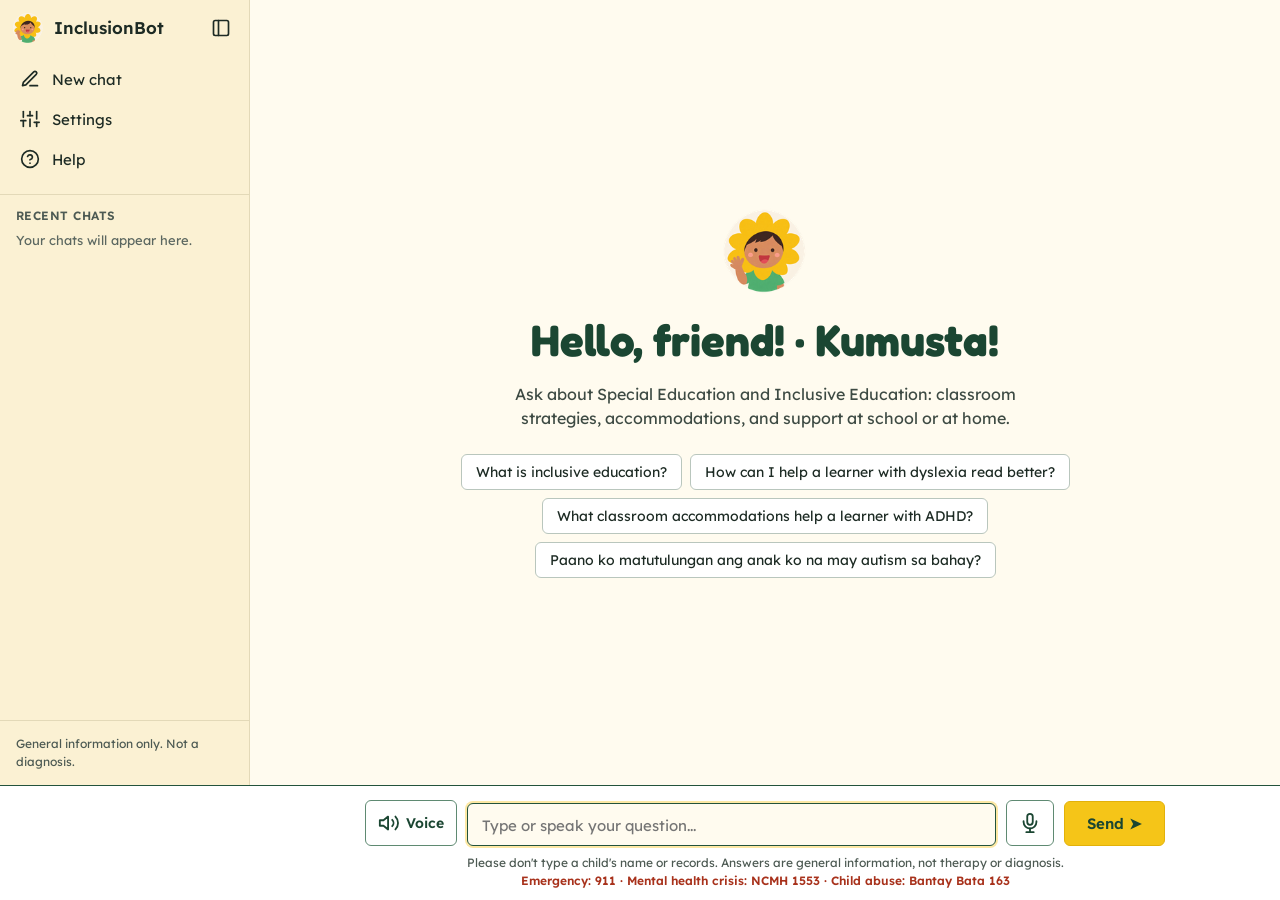
<file: InclusionBot/front-end/index.html>
<!DOCTYPE html>
<html lang="en">
<head>
  <meta charset="UTF-8">
  <meta name="viewport" content="width=device-width, initial-scale=1.0">
  <title>SPED InclusionBot</title>
  <link href="https://fonts.googleapis.com/css2?family=Fredoka:wght@600;700&family=Lexend:wght@400;600&display=swap" rel="stylesheet">
  <link rel="stylesheet" href="css/styles.css">
</head>
<body>

  <!-- Icons are from Feather Icons (feathericons.com) -->

  <!-- TOP PART: sidebar + chat (the bottom part with the input box is below) -->
  <div class="app">

    <!-- SIDEBAR -->
    <aside id="sidebar" class="sidebar">
      <div class="sidebar-top">
        <img class="sidebar-logo" src="images/bot-icon.png" alt="">
        <span class="sidebar-title">InclusionBot</span>
        <button id="collapse-btn" class="icon-btn collapse-btn" type="button" title="Hide or show sidebar" aria-label="Hide or show sidebar">
          <svg class="icon" viewBox="0 0 24 24"><rect x="3" y="3" width="18" height="18" rx="2"/><line x1="9" y1="3" x2="9" y2="21"/></svg>
        </button>
      </div>

      <nav class="side-menu">
        <button id="reset" class="side-btn" type="button" title="New chat">
          <svg class="icon" viewBox="0 0 24 24"><path d="M12 20h9"/><path d="M16.5 3.5a2.1 2.1 0 0 1 3 3L7 19l-4 1 1-4Z"/></svg>
          <span class="side-text">New chat</span>
        </button>
        <button id="settings-btn" class="side-btn" type="button" title="Settings">
          <svg class="icon" viewBox="0 0 24 24"><line x1="4" y1="21" x2="4" y2="14"/><line x1="4" y1="10" x2="4" y2="3"/><line x1="12" y1="21" x2="12" y2="12"/><line x1="12" y1="8" x2="12" y2="3"/><line x1="20" y1="21" x2="20" y2="16"/><line x1="20" y1="12" x2="20" y2="3"/><line x1="1" y1="14" x2="7" y2="14"/><line x1="9" y1="8" x2="15" y2="8"/><line x1="17" y1="16" x2="23" y2="16"/></svg>
          <span class="side-text">Settings</span>
        </button>
        <button id="help-btn" class="side-btn" type="button" title="Help">
          <svg class="icon" viewBox="0 0 24 24"><circle cx="12" cy="12" r="10"/><path d="M9.1 9a3 3 0 0 1 5.8 1c0 2-3 3-3 3"/><line x1="12" y1="17" x2="12" y2="17"/></svg>
          <span class="side-text">Help</span>
        </button>
      </nav>

      <!-- CHAT HISTORY: past chats saved on this device only -->
      <nav class="history" aria-labelledby="history-title">
        <h2 id="history-title" class="history-title">Recent chats</h2>
        <ul id="history-list" class="history-list"></ul>
        <p id="history-empty" class="history-empty">Your chats will appear here.</p>
      </nav>

      <p class="sidebar-note">General information only. Not a diagnosis.</p>
    </aside>

    <!-- dark background behind the sidebar on phones -->
    <div id="overlay" class="overlay"></div>

    <!-- MAIN PART -->
    <div class="main">

      <!-- top bar (only shows on phones) -->
      <header class="topbar">
        <button id="menu-btn" class="icon-btn" type="button" aria-label="Open menu">
          <svg class="icon" viewBox="0 0 24 24"><line x1="3" y1="6" x2="21" y2="6"/><line x1="3" y1="12" x2="21" y2="12"/><line x1="3" y1="18" x2="21" y2="18"/></svg>
        </button>
        <img class="bot-pic" src="images/bot-icon.png" alt="">
        <span class="bot-name">InclusionBot</span>
      </header>

      <!-- CHAT AREA (this part scrolls) -->
      <main id="chat-area" class="chat-area">
        <div id="messages" class="messages" aria-live="polite">

          <!-- Welcome screen: removed when the first question is sent -->
          <div id="welcome" class="welcome">
            <img class="welcome-pic" src="images/bot-icon.png" alt="">
            <h1 class="greeting">Hello, friend! · Kumusta!</h1>
            <p class="welcome-text">Ask about Special Education and Inclusive Education: classroom strategies, accommodations, and support at school or at home.</p>

            <div class="suggestions">
              <button type="button" class="suggestion">What is inclusive education?</button>
              <button type="button" class="suggestion">How can I help a learner with dyslexia read better?</button>
              <button type="button" class="suggestion">What classroom accommodations help a learner with ADHD?</button>
              <button type="button" class="suggestion">Paano ko matutulungan ang anak ko na may autism sa bahay?</button>
            </div>
          </div>

        </div>
      </main>
    </div>
  </div> <!-- end of .app -->

  <!-- BOTTOM: input box and reminders (goes across the whole page) -->
  <footer class="bottom">
    <form id="chat-form" class="chat-form" autocomplete="off">
      <!-- Voice mode: when on, every answer is read aloud automatically -->
      <button id="voice-mode" class="tool-btn" type="button" aria-pressed="false"
              title="Voice mode: read every answer aloud" aria-label="Voice mode: read every answer aloud">
        <svg class="icon" viewBox="0 0 24 24"><polygon points="11 5 6 9 2 9 2 15 6 15 11 19 11 5"/><path d="M15.5 8.5a5 5 0 0 1 0 7"/><path d="M19 5a10 10 0 0 1 0 14"/></svg>
        <span class="tool-label">Voice</span>
      </button>
      <label for="question" class="hidden-label">Your question</label>
      <textarea id="question" rows="1" maxlength="2000" placeholder="Type or speak your question..." required></textarea>
      <!-- Microphone: speak a question, it appears in the box before sending -->
      <button id="mic-btn" class="tool-btn mic-btn" type="button" aria-pressed="false"
              title="Speak your question" aria-label="Speak your question">
        <svg class="icon" viewBox="0 0 24 24"><rect x="9" y="2" width="6" height="12" rx="3"/><path d="M19 10v1a7 7 0 0 1-14 0v-1"/><line x1="12" y1="18" x2="12" y2="22"/><line x1="8" y1="22" x2="16" y2="22"/></svg>
      </button>
      <button id="send" class="send-btn" type="submit">
        <span class="send-label">Send</span> ➤
      </button>
    </form>
    <p id="voice-status" class="voice-status" role="status" aria-live="polite"></p>
    <p class="reminder">
      Please don't type a child's name or records. Answers are general information, not therapy or diagnosis.
      <br>
      <span class="hotlines">Emergency: 911 · Mental health crisis: NCMH 1553 · Child abuse: Bantay Bata 163</span>
    </p>
  </footer>

  <!-- SETTINGS POP-UP -->
  <dialog id="settings-dialog" class="popup">
    <h2>Settings</h2>

    <fieldset class="setting-group">
      <legend>Text size</legend>
      <label><input type="radio" name="text-size" value="normal"> Normal</label>
      <label><input type="radio" name="text-size" value="large"> Large</label>
      <label><input type="radio" name="text-size" value="xlarge"> Extra large</label>
    </fieldset>

    <label class="setting-row">
      <input type="checkbox" id="high-contrast">
      High contrast colors
    </label>
    <label class="setting-row">
      <input type="checkbox" id="no-animations">
      Fewer animations
    </label>

    <fieldset class="setting-group voice-settings">
      <legend>Voice</legend>
      <label class="setting-row">
        <input type="checkbox" id="auto-read">
        Voice mode: read every answer aloud
      </label>

      <label class="setting-label" for="voice-lang">Language</label>
      <select id="voice-lang" class="setting-select">
        <option value="auto">Automatic (English, Filipino for Filipino answers)</option>
        <option value="en">English</option>
        <option value="fil">Filipino / Taglish</option>
      </select>

      <label class="setting-label" for="voice-name">Reading voice</label>
      <select id="voice-name" class="setting-select">
        <option value="">Automatic</option>
      </select>

      <label class="setting-label" for="voice-rate">
        Reading speed: <output id="voice-rate-value">0.85×</output>
      </label>
      <input type="range" id="voice-rate" class="setting-range" min="0.6" max="1.4" step="0.05" value="0.85"
             aria-describedby="voice-rate-hint">
      <p id="voice-rate-hint" class="popup-note">0.85× is a calm, easy-to-follow pace. Move left for slower.</p>

      <button id="voice-test" class="action-btn" type="button">Test voice</button>
      <p id="voice-support" class="popup-note"></p>
    </fieldset>

    <fieldset class="setting-group">
      <legend>Chat history</legend>
      <label class="setting-row">
        <input type="checkbox" id="save-chats">
        Save my chats on this device
      </label>
      <button id="delete-all-chats" class="action-btn" type="button">Delete all saved chats</button>
      <p class="popup-note">Chats are saved only in this browser, never on the server. Turn this off on a shared computer.</p>
    </fieldset>

    <p class="popup-note">Your settings are saved on this device only.</p>

    <form method="dialog">
      <button class="popup-btn" type="submit">Done</button>
    </form>
  </dialog>

  <!-- HELP POP-UP -->
  <dialog id="help-dialog" class="popup">
    <h2>How to use InclusionBot</h2>
    <ul>
      <li>Type your question, or tap one of the suggested questions.</li>
      <li>Press the <b>microphone</b> to speak your question. Your words appear in the box so you can check them, then press <b>Send</b>.</li>
      <li>Press <b>Listen</b> under an answer to hear it. Use <b>Pause</b>, <b>Resume</b> and <b>Stop</b> to control it.</li>
      <li>Turn on <b>Voice</b> (next to the box) to hear every answer automatically.</li>
      <li>Press <b>Esc</b> to stop the microphone or the reading.</li>
      <li>Your past chats are listed under <b>Recent chats</b> in the sidebar. Click one to open it again and keep asking, or press the <b>×</b> beside it to delete it.</li>
      <li>Press <b>Explain simply</b> if the answer is hard to understand.</li>
      <li>Use <b>Settings</b> to make the text bigger, the colors stronger, or to change the voice, language and reading speed.</li>
    </ul>

    <h3>What InclusionBot cannot do</h3>
    <p>It gives general information only. It cannot diagnose, give therapy, or help in an emergency. Only the SPED department can confirm admission, eligibility or services.</p>

    <h3>Privacy</h3>
    <p>Your chats are saved only in this browser on this device (never on the server), so you can open them again later. You can delete them, or turn saving off, in <b>Settings</b>. On a shared computer, turn saving off. Please don't type or say a child's name, assessment reports or other personal records.</p>
    <p>The microphone uses your browser's speech service (in Chrome and Edge your voice is sent to Google or Microsoft to turn it into text), so it needs internet. Reading answers aloud uses the voices on your device.</p>

    <h3>Need help right now?</h3>
    <p class="hotlines">Emergency: 911<br>Mental health crisis: NCMH 1553<br>Child abuse: Bantay Bata 163</p>

    <form method="dialog">
      <button class="popup-btn" type="submit">Close</button>
    </form>
  </dialog>

  <script src="js/script.js"></script>
</body>
</html>
</file>
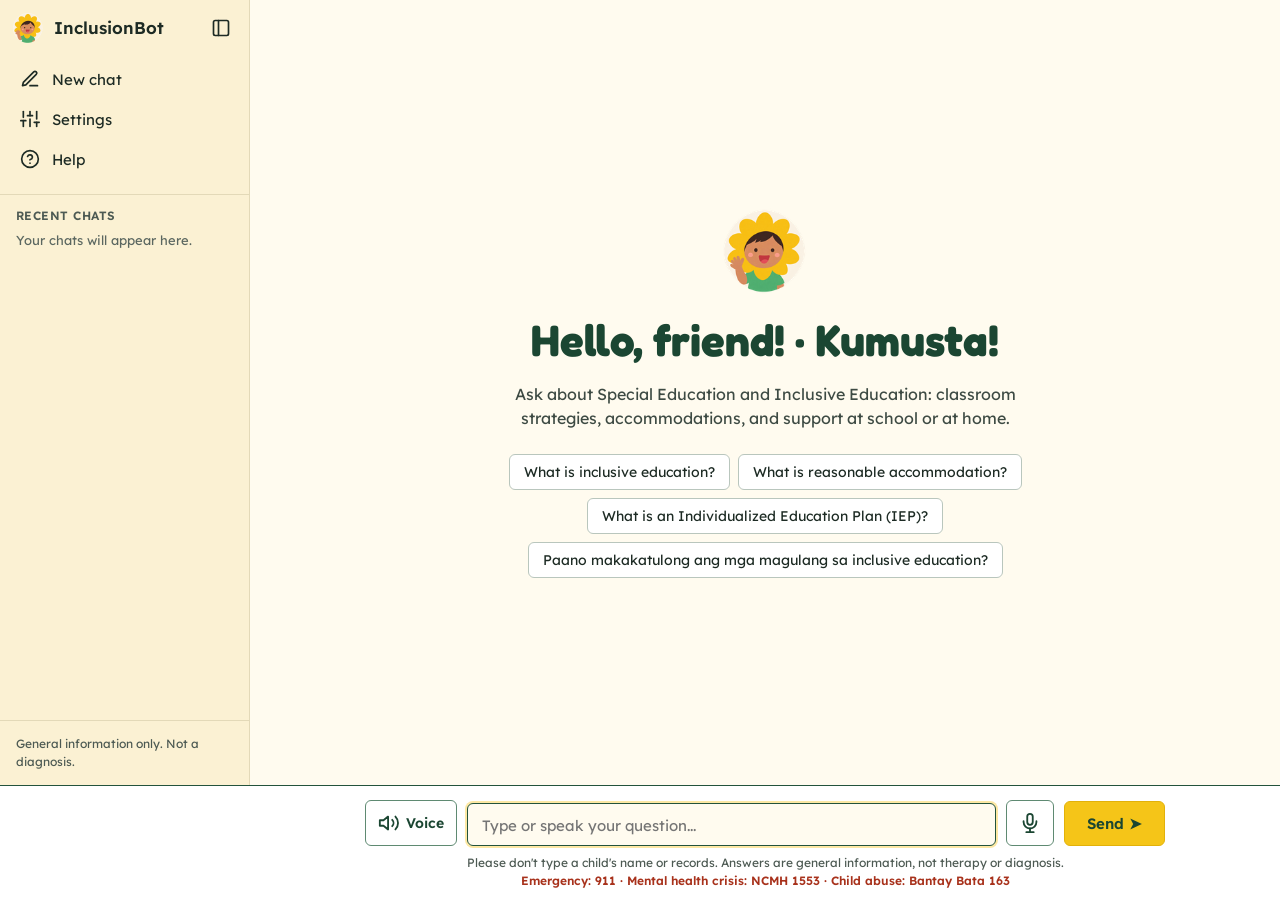
<file: InclusionBotByMe/front-end/index.html>
<!DOCTYPE html>
<html lang="en">
<head>
  <meta charset="UTF-8">
  <meta name="viewport" content="width=device-width, initial-scale=1.0">
  <title>SPED InclusionBot</title>
  <link href="https://fonts.googleapis.com/css2?family=Fredoka:wght@600;700&family=Lexend:wght@400;600&display=swap" rel="stylesheet">
  <link rel="stylesheet" href="css/styles.css">
</head>
<body>

  <!-- Icons are from Feather Icons (feathericons.com) -->

  <!-- TOP PART: sidebar + chat (the bottom part with the input box is below) -->
  <div class="app">

    <!-- SIDEBAR -->
    <aside id="sidebar" class="sidebar">
      <div class="sidebar-top">
        <img class="sidebar-logo" src="images/bot-icon.png" alt="">
        <span class="sidebar-title">InclusionBot</span>
        <button id="collapse-btn" class="icon-btn collapse-btn" type="button" title="Hide or show sidebar" aria-label="Hide or show sidebar">
          <svg class="icon" viewBox="0 0 24 24"><rect x="3" y="3" width="18" height="18" rx="2"/><line x1="9" y1="3" x2="9" y2="21"/></svg>
        </button>
      </div>

      <nav class="side-menu">
        <button id="reset" class="side-btn" type="button" title="New chat">
          <svg class="icon" viewBox="0 0 24 24"><path d="M12 20h9"/><path d="M16.5 3.5a2.1 2.1 0 0 1 3 3L7 19l-4 1 1-4Z"/></svg>
          <span class="side-text">New chat</span>
        </button>
        <button id="settings-btn" class="side-btn" type="button" title="Settings">
          <svg class="icon" viewBox="0 0 24 24"><line x1="4" y1="21" x2="4" y2="14"/><line x1="4" y1="10" x2="4" y2="3"/><line x1="12" y1="21" x2="12" y2="12"/><line x1="12" y1="8" x2="12" y2="3"/><line x1="20" y1="21" x2="20" y2="16"/><line x1="20" y1="12" x2="20" y2="3"/><line x1="1" y1="14" x2="7" y2="14"/><line x1="9" y1="8" x2="15" y2="8"/><line x1="17" y1="16" x2="23" y2="16"/></svg>
          <span class="side-text">Settings</span>
        </button>
        <button id="help-btn" class="side-btn" type="button" title="Help">
          <svg class="icon" viewBox="0 0 24 24"><circle cx="12" cy="12" r="10"/><path d="M9.1 9a3 3 0 0 1 5.8 1c0 2-3 3-3 3"/><line x1="12" y1="17" x2="12" y2="17"/></svg>
          <span class="side-text">Help</span>
        </button>
      </nav>

      <!-- CHAT HISTORY: past chats saved on this device only -->
      <nav class="history" aria-labelledby="history-title">
        <h2 id="history-title" class="history-title">Recent chats</h2>
        <ul id="history-list" class="history-list"></ul>
        <p id="history-empty" class="history-empty">Your chats will appear here.</p>
      </nav>

      <p class="sidebar-note">General information only. Not a diagnosis.</p>
    </aside>

    <!-- dark background behind the sidebar on phones -->
    <div id="overlay" class="overlay"></div>

    <!-- MAIN PART -->
    <div class="main">

      <!-- top bar (only shows on phones) -->
      <header class="topbar">
        <button id="menu-btn" class="icon-btn" type="button" aria-label="Open menu">
          <svg class="icon" viewBox="0 0 24 24"><line x1="3" y1="6" x2="21" y2="6"/><line x1="3" y1="12" x2="21" y2="12"/><line x1="3" y1="18" x2="21" y2="18"/></svg>
        </button>
        <img class="bot-pic" src="images/bot-icon.png" alt="">
        <span class="bot-name">InclusionBot</span>
      </header>

      <!-- CHAT AREA (this part scrolls) -->
      <main id="chat-area" class="chat-area">
        <div id="messages" class="messages" aria-live="polite">

          <!-- Welcome screen: removed when the first question is sent -->
          <div id="welcome" class="welcome">
            <img class="welcome-pic" src="images/bot-icon.png" alt="">
            <h1 class="greeting">Hello, friend! · Kumusta!</h1>
            <p class="welcome-text">Ask about Special Education and Inclusive Education: classroom strategies, accommodations, and support at school or at home.</p>

            <div class="suggestions">
              <button type="button" class="suggestion">What is inclusive education?</button>
              <button type="button" class="suggestion">What is reasonable accommodation?</button>
              <button type="button" class="suggestion">What is an Individualized Education Plan (IEP)?</button>
              <button type="button" class="suggestion">Paano makakatulong ang mga magulang sa inclusive education?</button>
            </div>
          </div>

        </div>
      </main>
    </div>
  </div> <!-- end of .app -->

  <!-- BOTTOM: input box and reminders (goes across the whole page) -->
  <footer class="bottom">
    <form id="chat-form" class="chat-form" autocomplete="off">
      <!-- Voice mode: when on, every answer is read aloud automatically -->
      <button id="voice-mode" class="tool-btn" type="button" aria-pressed="false"
              title="Voice mode: read every answer aloud" aria-label="Voice mode: read every answer aloud">
        <svg class="icon" viewBox="0 0 24 24"><polygon points="11 5 6 9 2 9 2 15 6 15 11 19 11 5"/><path d="M15.5 8.5a5 5 0 0 1 0 7"/><path d="M19 5a10 10 0 0 1 0 14"/></svg>
        <span class="tool-label">Voice</span>
      </button>
      <label for="question" class="hidden-label">Your question</label>
      <textarea id="question" rows="1" maxlength="2000" placeholder="Type or speak your question..." required></textarea>
      <!-- Microphone: speak a question, it appears in the box before sending -->
      <button id="mic-btn" class="tool-btn mic-btn" type="button" aria-pressed="false"
              title="Speak your question" aria-label="Speak your question">
        <svg class="icon" viewBox="0 0 24 24"><rect x="9" y="2" width="6" height="12" rx="3"/><path d="M19 10v1a7 7 0 0 1-14 0v-1"/><line x1="12" y1="18" x2="12" y2="22"/><line x1="8" y1="22" x2="16" y2="22"/></svg>
      </button>
      <button id="send" class="send-btn" type="submit">
        <span class="send-label">Send</span> ➤
      </button>
    </form>
    <p id="voice-status" class="voice-status" role="status" aria-live="polite"></p>
    <p class="reminder">
      Please don't type a child's name or records. Answers are general information, not therapy or diagnosis.
      <br>
      <span class="hotlines">Emergency: 911 · Mental health crisis: NCMH 1553 · Child abuse: Bantay Bata 163</span>
    </p>
  </footer>

  <!-- SETTINGS POP-UP -->
  <dialog id="settings-dialog" class="popup">
    <h2>Settings</h2>

    <fieldset class="setting-group">
      <legend>Text size</legend>
      <label><input type="radio" name="text-size" value="normal"> Normal</label>
      <label><input type="radio" name="text-size" value="large"> Large</label>
      <label><input type="radio" name="text-size" value="xlarge"> Extra large</label>
    </fieldset>

    <label class="setting-row">
      <input type="checkbox" id="high-contrast">
      High contrast colors
    </label>
    <label class="setting-row">
      <input type="checkbox" id="no-animations">
      Fewer animations
    </label>

    <fieldset class="setting-group voice-settings">
      <legend>Voice</legend>
      <label class="setting-row">
        <input type="checkbox" id="auto-read">
        Voice mode: read every answer aloud
      </label>

      <label class="setting-label" for="voice-lang">Language</label>
      <select id="voice-lang" class="setting-select">
        <option value="auto">Automatic (English, Filipino for Filipino answers)</option>
        <option value="en">English</option>
        <option value="fil">Filipino / Taglish</option>
      </select>

      <label class="setting-label" for="voice-name">Reading voice</label>
      <select id="voice-name" class="setting-select">
        <option value="">Automatic</option>
      </select>

      <label class="setting-label" for="voice-rate">
        Reading speed: <output id="voice-rate-value">0.85×</output>
      </label>
      <input type="range" id="voice-rate" class="setting-range" min="0.6" max="1.4" step="0.05" value="0.85"
             aria-describedby="voice-rate-hint">
      <p id="voice-rate-hint" class="popup-note">0.85× is a calm, easy-to-follow pace. Move left for slower.</p>

      <button id="voice-test" class="action-btn" type="button">Test voice</button>
      <p id="voice-support" class="popup-note"></p>
    </fieldset>

    <fieldset class="setting-group">
      <legend>Chat history</legend>
      <label class="setting-row">
        <input type="checkbox" id="save-chats">
        Save my chats on this device
      </label>
      <button id="delete-all-chats" class="action-btn" type="button">Delete all saved chats</button>
      <p class="popup-note">Chats are saved only in this browser, never on the server. Turn this off on a shared computer.</p>
    </fieldset>

    <p class="popup-note">Your settings are saved on this device only.</p>

    <form method="dialog">
      <button class="popup-btn" type="submit">Done</button>
    </form>
  </dialog>

  <!-- HELP POP-UP -->
  <dialog id="help-dialog" class="popup">
    <h2>How to use InclusionBot</h2>
    <ul>
      <li>Type your question, or tap one of the suggested questions.</li>
      <li>Press the <b>microphone</b> to speak your question. Your words appear in the box so you can check them, then press <b>Send</b>.</li>
      <li>Press <b>Listen</b> under an answer to hear it. Use <b>Pause</b>, <b>Resume</b> and <b>Stop</b> to control it.</li>
      <li>Turn on <b>Voice</b> (next to the box) to hear every answer automatically.</li>
      <li>Press <b>Esc</b> to stop the microphone or the reading.</li>
      <li>Your past chats are listed under <b>Recent chats</b> in the sidebar. Click one to open it again and keep asking, or press the <b>×</b> beside it to delete it.</li>
      <li>Press <b>Explain simply</b> if the answer is hard to understand.</li>
      <li>Use <b>Settings</b> to make the text bigger, the colors stronger, or to change the voice, language and reading speed.</li>
    </ul>

    <h3>What InclusionBot cannot do</h3>
    <p>It gives general information only. It cannot diagnose, give therapy, or help in an emergency. Only the SPED department can confirm admission, eligibility or services.</p>

    <h3>Privacy</h3>
    <p>Your chats are saved only in this browser on this device (never on the server), so you can open them again later. You can delete them, or turn saving off, in <b>Settings</b>. On a shared computer, turn saving off. Please don't type or say a child's name, assessment reports or other personal records.</p>
    <p>The microphone uses your browser's speech service (in Chrome and Edge your voice is sent to Google or Microsoft to turn it into text), so it needs internet. Reading answers aloud uses the voices on your device.</p>

    <h3>Need help right now?</h3>
    <p class="hotlines">Emergency: 911<br>Mental health crisis: NCMH 1553<br>Child abuse: Bantay Bata 163</p>

    <form method="dialog">
      <button class="popup-btn" type="submit">Close</button>
    </form>
  </dialog>

  <script src="js/script.js"></script>
</body>
</html>
</file>
<file: InclusionBot/front-end/css/styles.css>
/* SPED InclusionBot - styles */

/* Main colors we use:
   dark green   #23533c  (text, thin lines)
   yellow       #f5c518  (send button, bot bubble glow)
   light yellow #fde8a4  (focus color)
   cream        #fffbef  (page background, bot bubble)
   darker cream #fbf1d3  (sidebar)
   light blue   #dbeafa  (user bubble)
*/

* {
  box-sizing: border-box;
}

/* elements hidden by script.js stay hidden, even if they have a display style */
[hidden] {
  display: none !important;
}

/* The page has 2 parts, top and bottom:
   - top (.app): the sidebar and the chat, side by side
   - bottom (.bottom): the input box, across the whole page
   Only the chat area scrolls. */
body {
  margin: 0;
  height: 100vh;
  height: 100dvh; /* fixes the height on phone browsers */
  display: flex;
  flex-direction: column;
  background-color: #fffbef;
  color: #1d2b24;
  font-family: "Lexend", Arial, sans-serif;
  line-height: 1.5;
}

.app {
  flex: 1;
  min-height: 0;
  display: flex;
}

.main {
  flex: 1;
  min-width: 0;
  display: flex;
  flex-direction: column;
}

/* size and look of all the line icons */
.icon {
  width: 20px;
  height: 20px;
  fill: none;
  stroke: currentColor;
  stroke-width: 2;
  stroke-linecap: round;
  stroke-linejoin: round;
  flex-shrink: 0;
}

.icon-btn {
  background: none;
  border: none;
  border-radius: 6px;
  padding: 6px;
  color: #1d2b24;
  cursor: pointer;
  display: flex;
}

.icon-btn:hover {
  background-color: #f5e6b5;
}

/* ===== Sidebar ===== */
.sidebar {
  width: 250px;
  flex-shrink: 0;
  display: flex;
  flex-direction: column;
  background-color: #fbf1d3;
  border-right: 1px solid #e3d9b8;
}

.sidebar-top {
  display: flex;
  align-items: center;
  gap: 10px;
  padding: 12px 12px 16px;
}

.sidebar-logo {
  width: 32px;
  height: 32px;
}

.sidebar-title {
  flex: 1;
  font-weight: 600;
  font-size: 17px;
}

.side-menu {
  padding: 0 10px;
}

.side-btn {
  display: flex;
  align-items: center;
  gap: 12px;
  width: 100%;
  padding: 9px 10px;
  margin-bottom: 2px;
  background: none;
  border: none;
  border-radius: 6px;
  font-family: inherit;
  font-size: 15px;
  color: #1d2b24;
  text-align: left;
  cursor: pointer;
}

.side-btn:hover {
  background-color: #f5e6b5;
}

/* ===== Chat history (Recent chats) ===== */
.history {
  flex: 1;
  min-height: 0;
  overflow-y: auto; /* the list scrolls when there are many chats */
  margin-top: 14px;
  padding: 0 10px 10px;
  border-top: 1px solid #e3d9b8;
}

.history-title {
  margin: 12px 6px 6px;
  font-size: 12px;
  font-weight: 600;
  text-transform: uppercase;
  letter-spacing: 0.04em;
  color: #4d5a53;
}

.history-list {
  list-style: none;
  margin: 0;
  padding: 0;
}

.history-item {
  display: flex;
  align-items: stretch;
  border-radius: 6px;
  margin-bottom: 2px;
}

.history-item:hover,
.history-item.current {
  background-color: #f5e6b5;
}

.history-item.current {
  box-shadow: inset 3px 0 0 #23533c; /* green bar on the open chat */
}

.history-open {
  flex: 1;
  min-width: 0;
  display: flex;
  flex-direction: column;
  padding: 7px 8px 7px 10px;
  background: none;
  border: none;
  border-radius: 6px;
  font-family: inherit;
  text-align: left;
  color: #1d2b24;
  cursor: pointer;
}

.history-name {
  font-size: 14px;
  white-space: nowrap;
  overflow: hidden;
  text-overflow: ellipsis;
}

.history-date {
  font-size: 11px;
  color: #5b6760;
}

.history-delete {
  flex-shrink: 0;
  width: 32px;
  background: none;
  border: none;
  border-radius: 6px;
  font-size: 20px;
  line-height: 1;
  color: #5b6760;
  cursor: pointer;
  opacity: 0;
}

/* the × shows on hover, on the open chat, and when reached with the keyboard */
.history-item:hover .history-delete,
.history-item.current .history-delete,
.history-delete:focus-visible {
  opacity: 1;
}

.history-delete:hover {
  color: #a8321c;
  background-color: #f0d9a0;
}

.history-empty {
  margin: 4px 6px;
  font-size: 13px;
  color: #5b6760;
}

body.sidebar-collapsed .history {
  display: none;
}

.sidebar-note {
  margin: auto 0 0; /* pushes the note to the bottom */
  padding: 14px 16px;
  border-top: 1px solid #e3d9b8;
  font-size: 12px;
  color: #4d5a53;
}

/* sidebar when it is hidden (only icons are shown) */
body.sidebar-collapsed .sidebar {
  width: 62px;
}

body.sidebar-collapsed .sidebar-logo,
body.sidebar-collapsed .sidebar-title,
body.sidebar-collapsed .side-text,
body.sidebar-collapsed .sidebar-note {
  display: none;
}

/* the dark background behind the sidebar (used on phones only) */
.overlay {
  display: none;
}

/* ===== Top bar (phones only) ===== */
.topbar {
  display: none;
  align-items: center;
  gap: 10px;
  padding: 6px 12px;
  border-bottom: 1px solid #e3d9b8;
}

.bot-pic {
  width: 30px;
  height: 30px;
}

.bot-name {
  font-weight: 600;
  font-size: 16px;
}

/* ===== Chat area ===== */
.chat-area {
  flex: 1;
  overflow-y: auto;
}

/* keeps the conversation in the middle, not too wide */
.messages {
  max-width: 800px;
  min-height: 100%;
  margin: 0 auto;
  padding: 24px 16px;
  display: flex;
  flex-direction: column;
  gap: 18px;
}

/* ===== Welcome screen ===== */
.welcome {
  margin: auto 0; /* centers the welcome screen up and down */
  text-align: center;
}

.welcome-pic {
  width: 88px;
  height: 88px;
}

.greeting {
  margin: 14px 0 0;
  font-family: "Fredoka", Arial, sans-serif;
  font-size: 44px;
  line-height: 1.15;
  color: #1b4632;
}

.welcome-text {
  max-width: 560px;
  margin: 16px auto 24px;
  font-size: 16px;
  color: #3d4a43;
}

/* ===== Suggested questions ===== */
.suggestions {
  display: flex;
  flex-wrap: wrap;
  justify-content: center;
  gap: 8px;
}

.suggestion {
  background-color: white;
  border: 1px solid #b9c6bd;
  border-radius: 6px;
  padding: 8px 14px;
  font-family: inherit;
  font-size: 14px;
  color: #1d2b24;
  cursor: pointer;
}

.suggestion:hover {
  border-color: #23533c;
  background-color: #fff3c4;
}

/* ===== Chat messages ===== */
.msg {
  display: flex;
  gap: 12px;
  max-width: 88%;
}

.msg.user {
  align-self: flex-end;
}

.avatar {
  width: 38px;
  height: 38px;
}

/* holds the bubble and the buttons under it */
.msg-body {
  min-width: 0;
}

.bubble {
  padding: 12px 16px;
  border-radius: 8px;
  background-color: #fffbef;
  border: 1px solid #ecdcae;
  font-size: 15px;
  word-wrap: break-word;
}

/* bot replies: a bit thicker yellow border with a soft yellow glow */
.msg.bot .bubble {
  border: 2px solid #f2d36b;
  box-shadow: 0 0 12px rgba(245, 197, 24, 0.35);
}

.bubble p {
  margin: 0 0 8px;
}

.bubble p:last-child {
  margin-bottom: 0;
}

.bubble ul,
.bubble ol {
  margin: 0 0 8px;
  padding-left: 22px;
}

.msg.user .bubble {
  background-color: #dbeafa;
  border-color: #bcd3ec;
  white-space: pre-wrap;
}

.msg.error .bubble {
  background-color: #fde6df;
  border-color: #e9b4a5;
  color: #6a1d0d;
  box-shadow: none; /* no yellow glow on error messages */
}

/* "Explain simply" button under an answer */
.msg-actions {
  display: flex;
  gap: 6px;
  margin-top: 8px;
}

.action-btn {
  background: none;
  border: 1px solid #d9cfa9;
  border-radius: 6px;
  padding: 4px 10px;
  font-family: inherit;
  font-size: 13px;
  color: #3d4a43;
  cursor: pointer;
}

.action-btn:hover {
  border-color: #23533c;
  background-color: #fff3c4;
}

/* ===== "Typing" dots while waiting for an answer ===== */
.typing span {
  display: inline-block;
  width: 7px;
  height: 7px;
  margin-right: 4px;
  border-radius: 50%;
  background-color: #23533c;
  animation: bounce 1s infinite;
}

.typing span:nth-child(2) {
  background-color: #f5c518;
  animation-delay: 0.15s;
}

.typing span:nth-child(3) {
  animation-delay: 0.3s;
}

@keyframes bounce {
  0%, 100% { transform: translateY(0); }
  50% { transform: translateY(-4px); }
}

/* ===== Bottom: input box and reminders ===== */
/* left padding = sidebar width (250px) + 16px
   so the input box is in line with the chat */
.bottom {
  padding: 14px 16px 10px 266px;
  border-top: 1px solid #23533c;
  background-color: white;
}

/* when the sidebar is hidden it is only 62px wide */
body.sidebar-collapsed .bottom {
  padding-left: 78px;
}

.chat-form {
  display: flex;
  gap: 10px;
  align-items: flex-end;
  max-width: 800px;
  margin: 0 auto;
}

.chat-form textarea {
  flex: 1;
  resize: none;
  font-family: inherit;
  font-size: 15px;
  background-color: #fffbef;
  border: 1px solid #5f8a72;
  border-radius: 6px;
  padding: 12px 14px;
  max-height: 160px;
  overflow-y: hidden; /* hide the scroll arrows, script.js shows them if the text is long */
}

.chat-form textarea:focus {
  outline: none;
  border-color: #23533c;
  box-shadow: 0 0 0 2px #fde8a4;
}

.send-btn {
  background-color: #f5c518;
  color: #1b4632;
  border: 1px solid #e2b10a;
  border-radius: 6px;
  padding: 12px 22px;
  font-family: inherit;
  font-size: 15px;
  font-weight: 600;
  cursor: pointer;
}

.send-btn:hover {
  background-color: #e9b90f;
}

/* while an answer is loading, the Send button becomes a Stop button */
.send-btn.stop {
  background-color: #1b4632;
  border-color: #1b4632;
  color: white;
}

/* ===== Voice buttons (Voice mode and microphone) ===== */
.tool-btn {
  display: flex;
  align-items: center;
  gap: 6px;
  min-width: 46px;
  height: 46px;
  justify-content: center;
  padding: 0 12px;
  background-color: white;
  border: 1px solid #5f8a72;
  border-radius: 6px;
  font-family: inherit;
  font-size: 14px;
  font-weight: 600;
  color: #1b4632;
  cursor: pointer;
  flex-shrink: 0;
}

.tool-btn .icon {
  width: 22px;
  height: 22px;
}

.tool-btn:hover {
  background-color: #fff3c4;
}

/* Voice mode is on */
.tool-btn[aria-pressed="true"] {
  background-color: #1b4632;
  border-color: #1b4632;
  color: white;
}

/* the microphone is listening: red, with a gentle pulse */
.mic-btn.listening,
.mic-btn.listening:hover {
  background-color: #a8321c;
  border-color: #a8321c;
  color: white;
  animation: mic-pulse 1.2s infinite;
}

@keyframes mic-pulse {
  0%, 100% { box-shadow: 0 0 0 0 rgba(168, 50, 28, 0.45); }
  50% { box-shadow: 0 0 0 6px rgba(168, 50, 28, 0); }
}

.tool-btn:disabled {
  opacity: 0.45;
  cursor: not-allowed;
}

/* messages from the microphone ("Listening…", "Check your question…") */
.voice-status {
  max-width: 800px;
  margin: 8px auto 0;
  font-size: 14px;
  font-weight: 600;
  color: #1b4632;
  text-align: center;
}

.voice-status:empty {
  display: none;
}

/* Listen / Pause / Resume / Stop under an answer */
.listen-btn,
.stop-read-btn {
  display: inline-flex;
  align-items: center;
  gap: 5px;
}

.listen-btn .icon,
.stop-read-btn .icon {
  width: 16px;
  height: 16px;
}

.listen-btn.active {
  background-color: #1b4632;
  border-color: #1b4632;
  color: white;
}

/* Voice settings in the Settings pop-up */
.setting-label {
  display: block;
  margin-top: 10px;
  font-size: 14px;
  font-weight: 600;
}

.setting-select {
  width: 100%;
  margin-top: 4px;
  padding: 6px 8px;
  font-family: inherit;
  font-size: 14px;
  background-color: white;
  border: 1px solid #5f8a72;
  border-radius: 6px;
}

.setting-range {
  width: 100%;
  margin: 6px 0 10px;
  accent-color: #1b4632;
}

/* clear outline when moving around with the keyboard (Tab key) */
button:focus-visible,
select:focus-visible,
input:focus-visible {
  outline: 3px solid #23533c;
  outline-offset: 2px;
}

.reminder {
  max-width: 800px;
  margin: 8px auto 0;
  text-align: center;
  font-size: 12px;
  color: #4d5a53;
}

.hotlines {
  font-weight: 600;
  color: #a8321c;
}

/* hides the label on screen, but screen readers can still read it */
.hidden-label {
  position: absolute;
  width: 1px;
  height: 1px;
  overflow: hidden;
}

/* ===== Pop-ups (Settings and Help) ===== */
.popup {
  width: 90%;
  max-width: 440px;
  padding: 20px 24px;
  border: 1px solid #23533c;
  border-radius: 8px;
  background-color: #fffbef;
  color: #1d2b24;
  font-family: inherit;
}

.popup::backdrop {
  background-color: rgba(0, 0, 0, 0.35);
}

.popup h2 {
  margin: 0 0 14px;
  font-size: 20px;
}

.popup h3 {
  margin: 16px 0 4px;
  font-size: 15px;
}

.popup p,
.popup li {
  font-size: 14px;
}

.popup p {
  margin: 0;
}

.popup ul {
  margin: 0;
  padding-left: 20px;
}

.setting-group {
  margin: 0 0 14px;
  padding: 10px 14px;
  border: 1px solid #e3d9b8;
  border-radius: 6px;
}

.setting-group legend {
  font-weight: 600;
  padding: 0 4px;
}

.setting-group label {
  display: block;
  padding: 3px 0;
  cursor: pointer;
}

.setting-row {
  display: block;
  padding: 6px 0;
  cursor: pointer;
}

.popup .popup-note {
  margin-top: 10px;
  font-size: 12px;
  color: #4d5a53;
}

.popup-btn {
  margin-top: 18px;
  background-color: #f5c518;
  border: 1px solid #e2b10a;
  border-radius: 6px;
  padding: 8px 20px;
  font-family: inherit;
  font-weight: 600;
  cursor: pointer;
}

.popup-btn:hover {
  background-color: #e9b90f;
}

/* ===== SETTINGS: text size ===== */
body.text-large .bubble,
body.text-large .chat-form textarea,
body.text-large .welcome-text {
  font-size: 18px;
}

body.text-large .suggestion,
body.text-large .action-btn {
  font-size: 16px;
}

body.text-large .reminder {
  font-size: 14px;
}

body.text-large .tool-btn,
body.text-large .voice-status {
  font-size: 16px;
}

body.text-xlarge .bubble,
body.text-xlarge .chat-form textarea,
body.text-xlarge .welcome-text {
  font-size: 21px;
}

body.text-xlarge .suggestion,
body.text-xlarge .action-btn {
  font-size: 18px;
}

body.text-xlarge .reminder {
  font-size: 15px;
}

body.text-xlarge .tool-btn,
body.text-xlarge .voice-status {
  font-size: 18px;
}

/* ===== SETTINGS: high contrast colors ===== */
body.high-contrast {
  background-color: white;
  color: black;
}

body.high-contrast .sidebar,
body.high-contrast .bottom,
body.high-contrast .chat-form textarea {
  background-color: white;
  border-color: black;
}

body.high-contrast .bubble,
body.high-contrast .msg.bot .bubble,
body.high-contrast .msg.user .bubble {
  background-color: white;
  border: 2px solid black;
  box-shadow: none;
  color: black;
}

body.high-contrast .suggestion,
body.high-contrast .action-btn {
  border-color: black;
  color: black;
}

body.high-contrast .reminder,
body.high-contrast .sidebar-note,
body.high-contrast .welcome-text,
body.high-contrast .greeting {
  color: black;
}

body.high-contrast .hotlines {
  color: #8a0000;
}

body.high-contrast .tool-btn,
body.high-contrast .setting-select {
  background-color: white;
  border: 2px solid black;
  color: black;
}

body.high-contrast .tool-btn[aria-pressed="true"],
body.high-contrast .listen-btn.active {
  background-color: black;
  border-color: black;
  color: white;
}

body.high-contrast .mic-btn.listening {
  background-color: #8a0000;
  border-color: #8a0000;
  color: white;
}

body.high-contrast .voice-status {
  color: black;
}

body.high-contrast .history-title,
body.high-contrast .history-date,
body.high-contrast .history-empty,
body.high-contrast .history-delete {
  color: black;
}

body.high-contrast .history-item.current {
  background-color: white;
  box-shadow: inset 4px 0 0 black;
  outline: 2px solid black;
}

body.high-contrast .history-delete {
  opacity: 1;
}

/* ===== SETTINGS: fewer animations ===== */
body.no-animations .typing span {
  animation: none;
}

body.no-animations .sidebar {
  transition: none;
}

body.no-animations .mic-btn.listening {
  animation: none;
}

/* ===== Phones and small screens ===== */
@media (max-width: 700px) {
  /* the sidebar slides in from the left when the menu button is pressed */
  .sidebar {
    position: fixed;
    top: 0;
    left: 0;
    bottom: 0;
    z-index: 20;
    transform: translateX(-100%);
    transition: transform 0.2s;
  }

  body.menu-open .sidebar {
    transform: translateX(0);
  }

  body.menu-open .overlay {
    display: block;
    position: fixed;
    top: 0;
    left: 0;
    right: 0;
    bottom: 0;
    z-index: 10;
    background-color: rgba(0, 0, 0, 0.3);
  }

  .collapse-btn {
    display: none;
  }

  .topbar {
    display: flex;
  }

  /* on phones the sidebar is a slide-out menu, so no extra space is needed */
  .bottom,
  body.sidebar-collapsed .bottom {
    padding-left: 16px;
  }

  .greeting {
    font-size: 32px;
  }

  .welcome-pic {
    width: 68px;
    height: 68px;
  }

  .msg {
    max-width: 100%;
  }

  .avatar {
    width: 30px;
    height: 30px;
  }

  .send-btn {
    padding: 12px 16px;
  }

  .send-label,
  .tool-label {
    display: none;
  }

  /* no mouse hover on phones, so always show the delete buttons */
  .history-delete {
    opacity: 1;
  }

  .chat-form {
    gap: 6px;
  }

  .tool-btn {
    padding: 0 10px;
  }
}
</file>
<file: InclusionBotByMe/front-end/css/styles.css>
/* SPED InclusionBot - styles */

/* Main colors we use:
   dark green   #23533c  (text, thin lines)
   yellow       #f5c518  (send button, bot bubble glow)
   light yellow #fde8a4  (focus color)
   cream        #fffbef  (page background, bot bubble)
   darker cream #fbf1d3  (sidebar)
   light blue   #dbeafa  (user bubble)
*/

* {
  box-sizing: border-box;
}

/* elements hidden by script.js stay hidden, even if they have a display style */
[hidden] {
  display: none !important;
}

/* The page has 2 parts, top and bottom:
   - top (.app): the sidebar and the chat, side by side
   - bottom (.bottom): the input box, across the whole page
   Only the chat area scrolls. */
body {
  margin: 0;
  height: 100vh;
  height: 100dvh; /* fixes the height on phone browsers */
  display: flex;
  flex-direction: column;
  background-color: #fffbef;
  color: #1d2b24;
  font-family: "Lexend", Arial, sans-serif;
  line-height: 1.5;
}

.app {
  flex: 1;
  min-height: 0;
  display: flex;
}

.main {
  flex: 1;
  min-width: 0;
  display: flex;
  flex-direction: column;
}

/* size and look of all the line icons */
.icon {
  width: 20px;
  height: 20px;
  fill: none;
  stroke: currentColor;
  stroke-width: 2;
  stroke-linecap: round;
  stroke-linejoin: round;
  flex-shrink: 0;
}

.icon-btn {
  background: none;
  border: none;
  border-radius: 6px;
  padding: 6px;
  color: #1d2b24;
  cursor: pointer;
  display: flex;
}

.icon-btn:hover {
  background-color: #f5e6b5;
}

/* ===== Sidebar ===== */
.sidebar {
  width: 250px;
  flex-shrink: 0;
  display: flex;
  flex-direction: column;
  background-color: #fbf1d3;
  border-right: 1px solid #e3d9b8;
}

.sidebar-top {
  display: flex;
  align-items: center;
  gap: 10px;
  padding: 12px 12px 16px;
}

.sidebar-logo {
  width: 32px;
  height: 32px;
}

.sidebar-title {
  flex: 1;
  font-weight: 600;
  font-size: 17px;
}

.side-menu {
  padding: 0 10px;
}

.side-btn {
  display: flex;
  align-items: center;
  gap: 12px;
  width: 100%;
  padding: 9px 10px;
  margin-bottom: 2px;
  background: none;
  border: none;
  border-radius: 6px;
  font-family: inherit;
  font-size: 15px;
  color: #1d2b24;
  text-align: left;
  cursor: pointer;
}

.side-btn:hover {
  background-color: #f5e6b5;
}

/* ===== Chat history (Recent chats) ===== */
.history {
  flex: 1;
  min-height: 0;
  overflow-y: auto; /* the list scrolls when there are many chats */
  margin-top: 14px;
  padding: 0 10px 10px;
  border-top: 1px solid #e3d9b8;
}

.history-title {
  margin: 12px 6px 6px;
  font-size: 12px;
  font-weight: 600;
  text-transform: uppercase;
  letter-spacing: 0.04em;
  color: #4d5a53;
}

.history-list {
  list-style: none;
  margin: 0;
  padding: 0;
}

.history-item {
  display: flex;
  align-items: stretch;
  border-radius: 6px;
  margin-bottom: 2px;
}

.history-item:hover,
.history-item.current {
  background-color: #f5e6b5;
}

.history-item.current {
  box-shadow: inset 3px 0 0 #23533c; /* green bar on the open chat */
}

.history-open {
  flex: 1;
  min-width: 0;
  display: flex;
  flex-direction: column;
  padding: 7px 8px 7px 10px;
  background: none;
  border: none;
  border-radius: 6px;
  font-family: inherit;
  text-align: left;
  color: #1d2b24;
  cursor: pointer;
}

.history-name {
  font-size: 14px;
  white-space: nowrap;
  overflow: hidden;
  text-overflow: ellipsis;
}

.history-date {
  font-size: 11px;
  color: #5b6760;
}

.history-delete {
  flex-shrink: 0;
  width: 32px;
  background: none;
  border: none;
  border-radius: 6px;
  font-size: 20px;
  line-height: 1;
  color: #5b6760;
  cursor: pointer;
  opacity: 0;
}

/* the × shows on hover, on the open chat, and when reached with the keyboard */
.history-item:hover .history-delete,
.history-item.current .history-delete,
.history-delete:focus-visible {
  opacity: 1;
}

.history-delete:hover {
  color: #a8321c;
  background-color: #f0d9a0;
}

.history-empty {
  margin: 4px 6px;
  font-size: 13px;
  color: #5b6760;
}

body.sidebar-collapsed .history {
  display: none;
}

.sidebar-note {
  margin: auto 0 0; /* pushes the note to the bottom */
  padding: 14px 16px;
  border-top: 1px solid #e3d9b8;
  font-size: 12px;
  color: #4d5a53;
}

/* sidebar when it is hidden (only icons are shown) */
body.sidebar-collapsed .sidebar {
  width: 62px;
}

body.sidebar-collapsed .sidebar-logo,
body.sidebar-collapsed .sidebar-title,
body.sidebar-collapsed .side-text,
body.sidebar-collapsed .sidebar-note {
  display: none;
}

/* the dark background behind the sidebar (used on phones only) */
.overlay {
  display: none;
}

/* ===== Top bar (phones only) ===== */
.topbar {
  display: none;
  align-items: center;
  gap: 10px;
  padding: 6px 12px;
  border-bottom: 1px solid #e3d9b8;
}

.bot-pic {
  width: 30px;
  height: 30px;
}

.bot-name {
  font-weight: 600;
  font-size: 16px;
}

/* ===== Chat area ===== */
.chat-area {
  flex: 1;
  overflow-y: auto;
}

/* keeps the conversation in the middle, not too wide */
.messages {
  max-width: 800px;
  min-height: 100%;
  margin: 0 auto;
  padding: 24px 16px;
  display: flex;
  flex-direction: column;
  gap: 18px;
}

/* ===== Welcome screen ===== */
.welcome {
  margin: auto 0; /* centers the welcome screen up and down */
  text-align: center;
}

.welcome-pic {
  width: 88px;
  height: 88px;
}

.greeting {
  margin: 14px 0 0;
  font-family: "Fredoka", Arial, sans-serif;
  font-size: 44px;
  line-height: 1.15;
  color: #1b4632;
}

.welcome-text {
  max-width: 560px;
  margin: 16px auto 24px;
  font-size: 16px;
  color: #3d4a43;
}

/* ===== Suggested questions ===== */
.suggestions {
  display: flex;
  flex-wrap: wrap;
  justify-content: center;
  gap: 8px;
}

.suggestion {
  background-color: white;
  border: 1px solid #b9c6bd;
  border-radius: 6px;
  padding: 8px 14px;
  font-family: inherit;
  font-size: 14px;
  color: #1d2b24;
  cursor: pointer;
}

.suggestion:hover {
  border-color: #23533c;
  background-color: #fff3c4;
}

/* ===== Chat messages ===== */
.msg {
  display: flex;
  gap: 12px;
  max-width: 88%;
}

.msg.user {
  align-self: flex-end;
}

.avatar {
  width: 38px;
  height: 38px;
}

/* holds the bubble and the buttons under it */
.msg-body {
  min-width: 0;
}

.bubble {
  padding: 12px 16px;
  border-radius: 8px;
  background-color: #fffbef;
  border: 1px solid #ecdcae;
  font-size: 15px;
  word-wrap: break-word;
}

/* bot replies: a bit thicker yellow border with a soft yellow glow */
.msg.bot .bubble {
  border: 2px solid #f2d36b;
  box-shadow: 0 0 12px rgba(245, 197, 24, 0.35);
}

.bubble p {
  margin: 0 0 8px;
}

.bubble p:last-child {
  margin-bottom: 0;
}

.bubble ul,
.bubble ol {
  margin: 0 0 8px;
  padding-left: 22px;
}

.msg.user .bubble {
  background-color: #dbeafa;
  border-color: #bcd3ec;
  white-space: pre-wrap;
}

.msg.error .bubble {
  background-color: #fde6df;
  border-color: #e9b4a5;
  color: #6a1d0d;
  box-shadow: none; /* no yellow glow on error messages */
}

/* "Explain simply" button under an answer */
.msg-actions {
  display: flex;
  gap: 6px;
  margin-top: 8px;
}

.action-btn {
  background: none;
  border: 1px solid #d9cfa9;
  border-radius: 6px;
  padding: 4px 10px;
  font-family: inherit;
  font-size: 13px;
  color: #3d4a43;
  cursor: pointer;
}

.action-btn:hover {
  border-color: #23533c;
  background-color: #fff3c4;
}

/* ===== "Typing" dots while waiting for an answer ===== */
.typing span {
  display: inline-block;
  width: 7px;
  height: 7px;
  margin-right: 4px;
  border-radius: 50%;
  background-color: #23533c;
  animation: bounce 1s infinite;
}

.typing span:nth-child(2) {
  background-color: #f5c518;
  animation-delay: 0.15s;
}

.typing span:nth-child(3) {
  animation-delay: 0.3s;
}

@keyframes bounce {
  0%, 100% { transform: translateY(0); }
  50% { transform: translateY(-4px); }
}

/* ===== Bottom: input box and reminders ===== */
/* left padding = sidebar width (250px) + 16px
   so the input box is in line with the chat */
.bottom {
  padding: 14px 16px 10px 266px;
  border-top: 1px solid #23533c;
  background-color: white;
}

/* when the sidebar is hidden it is only 62px wide */
body.sidebar-collapsed .bottom {
  padding-left: 78px;
}

.chat-form {
  display: flex;
  gap: 10px;
  align-items: flex-end;
  max-width: 800px;
  margin: 0 auto;
}

.chat-form textarea {
  flex: 1;
  resize: none;
  font-family: inherit;
  font-size: 15px;
  background-color: #fffbef;
  border: 1px solid #5f8a72;
  border-radius: 6px;
  padding: 12px 14px;
  max-height: 160px;
  overflow-y: hidden; /* hide the scroll arrows, script.js shows them if the text is long */
}

.chat-form textarea:focus {
  outline: none;
  border-color: #23533c;
  box-shadow: 0 0 0 2px #fde8a4;
}

.send-btn {
  background-color: #f5c518;
  color: #1b4632;
  border: 1px solid #e2b10a;
  border-radius: 6px;
  padding: 12px 22px;
  font-family: inherit;
  font-size: 15px;
  font-weight: 600;
  cursor: pointer;
}

.send-btn:hover {
  background-color: #e9b90f;
}

/* while an answer is loading, the Send button becomes a Stop button */
.send-btn.stop {
  background-color: #1b4632;
  border-color: #1b4632;
  color: white;
}

/* ===== Voice buttons (Voice mode and microphone) ===== */
.tool-btn {
  display: flex;
  align-items: center;
  gap: 6px;
  min-width: 46px;
  height: 46px;
  justify-content: center;
  padding: 0 12px;
  background-color: white;
  border: 1px solid #5f8a72;
  border-radius: 6px;
  font-family: inherit;
  font-size: 14px;
  font-weight: 600;
  color: #1b4632;
  cursor: pointer;
  flex-shrink: 0;
}

.tool-btn .icon {
  width: 22px;
  height: 22px;
}

.tool-btn:hover {
  background-color: #fff3c4;
}

/* Voice mode is on */
.tool-btn[aria-pressed="true"] {
  background-color: #1b4632;
  border-color: #1b4632;
  color: white;
}

/* the microphone is listening: red, with a gentle pulse */
.mic-btn.listening,
.mic-btn.listening:hover {
  background-color: #a8321c;
  border-color: #a8321c;
  color: white;
  animation: mic-pulse 1.2s infinite;
}

@keyframes mic-pulse {
  0%, 100% { box-shadow: 0 0 0 0 rgba(168, 50, 28, 0.45); }
  50% { box-shadow: 0 0 0 6px rgba(168, 50, 28, 0); }
}

.tool-btn:disabled {
  opacity: 0.45;
  cursor: not-allowed;
}

/* messages from the microphone ("Listening…", "Check your question…") */
.voice-status {
  max-width: 800px;
  margin: 8px auto 0;
  font-size: 14px;
  font-weight: 600;
  color: #1b4632;
  text-align: center;
}

.voice-status:empty {
  display: none;
}

/* Listen / Pause / Resume / Stop under an answer */
.listen-btn,
.stop-read-btn {
  display: inline-flex;
  align-items: center;
  gap: 5px;
}

.listen-btn .icon,
.stop-read-btn .icon {
  width: 16px;
  height: 16px;
}

.listen-btn.active {
  background-color: #1b4632;
  border-color: #1b4632;
  color: white;
}

/* Voice settings in the Settings pop-up */
.setting-label {
  display: block;
  margin-top: 10px;
  font-size: 14px;
  font-weight: 600;
}

.setting-select {
  width: 100%;
  margin-top: 4px;
  padding: 6px 8px;
  font-family: inherit;
  font-size: 14px;
  background-color: white;
  border: 1px solid #5f8a72;
  border-radius: 6px;
}

.setting-range {
  width: 100%;
  margin: 6px 0 10px;
  accent-color: #1b4632;
}

/* clear outline when moving around with the keyboard (Tab key) */
button:focus-visible,
select:focus-visible,
input:focus-visible {
  outline: 3px solid #23533c;
  outline-offset: 2px;
}

.reminder {
  max-width: 800px;
  margin: 8px auto 0;
  text-align: center;
  font-size: 12px;
  color: #4d5a53;
}

.hotlines {
  font-weight: 600;
  color: #a8321c;
}

/* hides the label on screen, but screen readers can still read it */
.hidden-label {
  position: absolute;
  width: 1px;
  height: 1px;
  overflow: hidden;
}

/* ===== Pop-ups (Settings and Help) ===== */
.popup {
  width: 90%;
  max-width: 440px;
  padding: 20px 24px;
  border: 1px solid #23533c;
  border-radius: 8px;
  background-color: #fffbef;
  color: #1d2b24;
  font-family: inherit;
}

.popup::backdrop {
  background-color: rgba(0, 0, 0, 0.35);
}

.popup h2 {
  margin: 0 0 14px;
  font-size: 20px;
}

.popup h3 {
  margin: 16px 0 4px;
  font-size: 15px;
}

.popup p,
.popup li {
  font-size: 14px;
}

.popup p {
  margin: 0;
}

.popup ul {
  margin: 0;
  padding-left: 20px;
}

.setting-group {
  margin: 0 0 14px;
  padding: 10px 14px;
  border: 1px solid #e3d9b8;
  border-radius: 6px;
}

.setting-group legend {
  font-weight: 600;
  padding: 0 4px;
}

.setting-group label {
  display: block;
  padding: 3px 0;
  cursor: pointer;
}

.setting-row {
  display: block;
  padding: 6px 0;
  cursor: pointer;
}

.popup .popup-note {
  margin-top: 10px;
  font-size: 12px;
  color: #4d5a53;
}

.popup-btn {
  margin-top: 18px;
  background-color: #f5c518;
  border: 1px solid #e2b10a;
  border-radius: 6px;
  padding: 8px 20px;
  font-family: inherit;
  font-weight: 600;
  cursor: pointer;
}

.popup-btn:hover {
  background-color: #e9b90f;
}

/* ===== SETTINGS: text size ===== */
body.text-large .bubble,
body.text-large .chat-form textarea,
body.text-large .welcome-text {
  font-size: 18px;
}

body.text-large .suggestion,
body.text-large .action-btn {
  font-size: 16px;
}

body.text-large .reminder {
  font-size: 14px;
}

body.text-large .tool-btn,
body.text-large .voice-status {
  font-size: 16px;
}

body.text-xlarge .bubble,
body.text-xlarge .chat-form textarea,
body.text-xlarge .welcome-text {
  font-size: 21px;
}

body.text-xlarge .suggestion,
body.text-xlarge .action-btn {
  font-size: 18px;
}

body.text-xlarge .reminder {
  font-size: 15px;
}

body.text-xlarge .tool-btn,
body.text-xlarge .voice-status {
  font-size: 18px;
}

/* ===== SETTINGS: high contrast colors ===== */
body.high-contrast {
  background-color: white;
  color: black;
}

body.high-contrast .sidebar,
body.high-contrast .bottom,
body.high-contrast .chat-form textarea {
  background-color: white;
  border-color: black;
}

body.high-contrast .bubble,
body.high-contrast .msg.bot .bubble,
body.high-contrast .msg.user .bubble {
  background-color: white;
  border: 2px solid black;
  box-shadow: none;
  color: black;
}

body.high-contrast .suggestion,
body.high-contrast .action-btn {
  border-color: black;
  color: black;
}

body.high-contrast .reminder,
body.high-contrast .sidebar-note,
body.high-contrast .welcome-text,
body.high-contrast .greeting {
  color: black;
}

body.high-contrast .hotlines {
  color: #8a0000;
}

body.high-contrast .tool-btn,
body.high-contrast .setting-select {
  background-color: white;
  border: 2px solid black;
  color: black;
}

body.high-contrast .tool-btn[aria-pressed="true"],
body.high-contrast .listen-btn.active {
  background-color: black;
  border-color: black;
  color: white;
}

body.high-contrast .mic-btn.listening {
  background-color: #8a0000;
  border-color: #8a0000;
  color: white;
}

body.high-contrast .voice-status {
  color: black;
}

body.high-contrast .history-title,
body.high-contrast .history-date,
body.high-contrast .history-empty,
body.high-contrast .history-delete {
  color: black;
}

body.high-contrast .history-item.current {
  background-color: white;
  box-shadow: inset 4px 0 0 black;
  outline: 2px solid black;
}

body.high-contrast .history-delete {
  opacity: 1;
}

/* ===== SETTINGS: fewer animations ===== */
body.no-animations .typing span {
  animation: none;
}

body.no-animations .sidebar {
  transition: none;
}

body.no-animations .mic-btn.listening {
  animation: none;
}

/* ===== Phones and small screens ===== */
@media (max-width: 700px) {
  /* the sidebar slides in from the left when the menu button is pressed */
  .sidebar {
    position: fixed;
    top: 0;
    left: 0;
    bottom: 0;
    z-index: 20;
    transform: translateX(-100%);
    transition: transform 0.2s;
  }

  body.menu-open .sidebar {
    transform: translateX(0);
  }

  body.menu-open .overlay {
    display: block;
    position: fixed;
    top: 0;
    left: 0;
    right: 0;
    bottom: 0;
    z-index: 10;
    background-color: rgba(0, 0, 0, 0.3);
  }

  .collapse-btn {
    display: none;
  }

  .topbar {
    display: flex;
  }

  /* on phones the sidebar is a slide-out menu, so no extra space is needed */
  .bottom,
  body.sidebar-collapsed .bottom {
    padding-left: 16px;
  }

  .greeting {
    font-size: 32px;
  }

  .welcome-pic {
    width: 68px;
    height: 68px;
  }

  .msg {
    max-width: 100%;
  }

  .avatar {
    width: 30px;
    height: 30px;
  }

  .send-btn {
    padding: 12px 16px;
  }

  .send-label,
  .tool-label {
    display: none;
  }

  /* no mouse hover on phones, so always show the delete buttons */
  .history-delete {
    opacity: 1;
  }

  .chat-form {
    gap: 6px;
  }

  .tool-btn {
    padding: 0 10px;
  }
}
</file>
